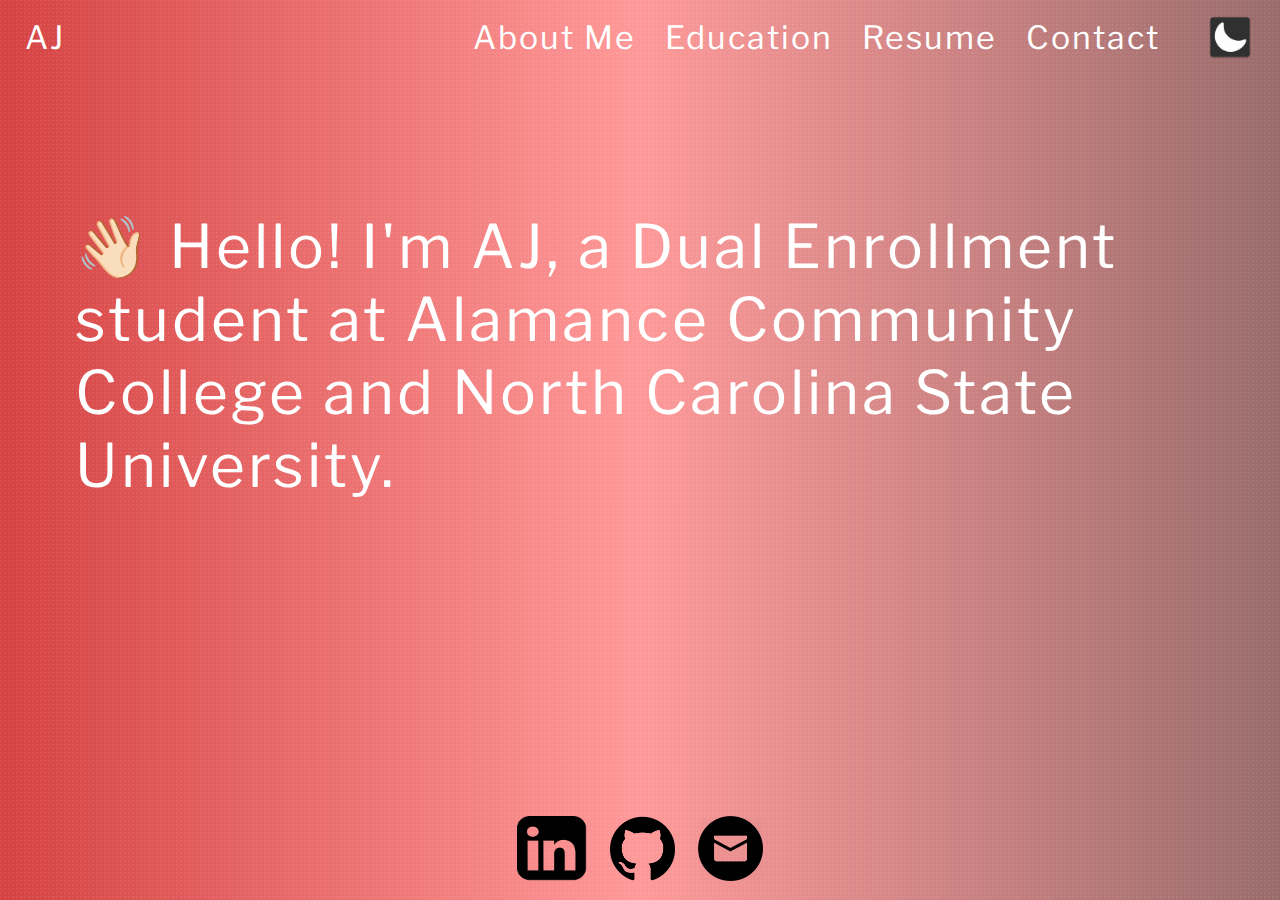
<file: index.html>
<!DOCTYPE html>
<html lang="en">

<head>
    <meta charset="UTF-8">
    <meta http-equiv="X-UA-Compatible" content="IE=edge">
    <meta name="viewport" content="width=device-width, initial-scale=1.0">
    <title>Main</title>
    <link rel="icon" type="image/x-icon" href="/Icons/login.png">
    <link rel="stylesheet" href="style.css">
    <script src="app.js"></script>
</head>

<body>

    <div class="error-msg">
        <p> Sorry, this Website is not Currently Optimized for Small Screens</p>
    </div>

    <div class="everything">
        <button id="theme-toggle">
            <img id="theme-icon" src="/Icons/5ea56758df7bd.png" alt="dark">
        </button>

        <div class="aj-task">
            <a href="about-me.html" class="link-container">AJ</a>
        </div>

        <div class="redirect-links">
            <a href="about-me.html" class="link-container">About Me</a>
            <a href="education.html" class="link-container">Education</a>
            <a href="https://drive.google.com/file/d/1YQpatU_juI5z0Gs0RuSl8CzYpuq5fwZj/view"  class="link-container">Resume</a>
            <a href="contact.html" class="link-container">Contact</a>
        </div>

        <div class="header" id="text-to-change">
            <span class="wave-hand">👋🏻</span> Hello! I'm AJ, a Dual Enrollment student at Alamance Community College
            and North Carolina State University.
        </div>

        <div class="socials">
            <a href="https://www.linkedin.com/in/alan-d-morris/" target="_blank">
                <img src="/Icons/new-linkedin-logo-white-black-png.png" width="70px" height="65px" alt="LinkedIn logo">
            </a>
            <a href="https://github.com/AJ-OS" target="_blank">
                <img src="/Icons/github.png " width="65px" height="65px" alt="GitHub logo">
            </a>
            <a href="mailto:morrisalan208@gmail.com">
                <img src="/Icons/mail3.jpeg" width="65px" height="65px" alt="Gmail">
            </a>
        </div>
    </div>


</body>

</html>
</file>
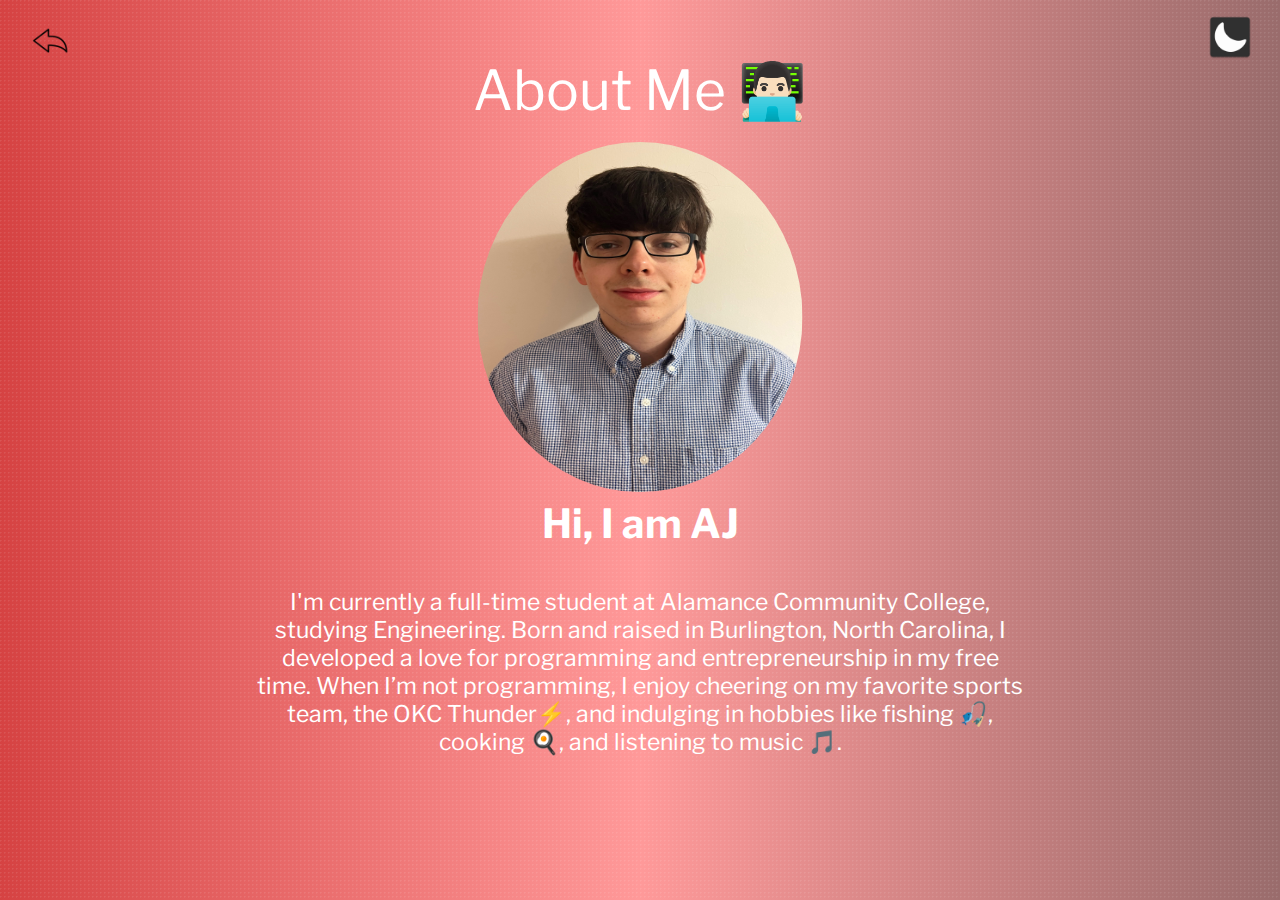
<file: about-me.html>
<!DOCTYPE html>
<html lang="en">

<head>
    <meta charset="UTF-8">
    <meta name="viewport" content="width=device-width, initial-scale=1.0">
    <title>About Me</title>
    <link rel="icon" type="image/x-icon" href="/Icons/information-button.png">
    <link rel="stylesheet" href="style.css">
    <script src="app.js"></script>
</head>

<body>


    <div class="return-but">
        <a href="index.html" class="link-return">
            <img id="button-return" src="/Icons/return-button-png-31.png" alt="return button" width="80" height="80">
        </a>
    </div>



    <div id="theme-toggle">
        <img id="theme-icon" src="/Icons/5ea56758df7bd.png" alt="dark">
    </div>

    <div class="my-pic">
        <img src="/Icons/selfie.jpeg" alt="selfie" class="profile-pic">
    </div>

    <div class="header-container">
        About Me 👨🏻‍💻
    </div>

    <div class="container">
        <div class="box">
            <h3>Hi, I am AJ</h3>
            <p>I'm currently a full-time student at Alamance Community College, studying Engineering. Born and raised in
                Burlington, North Carolina, I developed a love for programming and entrepreneurship in my free time.
                When I’m not programming, I enjoy cheering on my favorite sports team, the OKC Thunder⚡, and indulging
                in hobbies like fishing 🎣, cooking 🍳, and listening to music 🎵.</p>
        </div>
    </div>
</body>

</html>
</file>
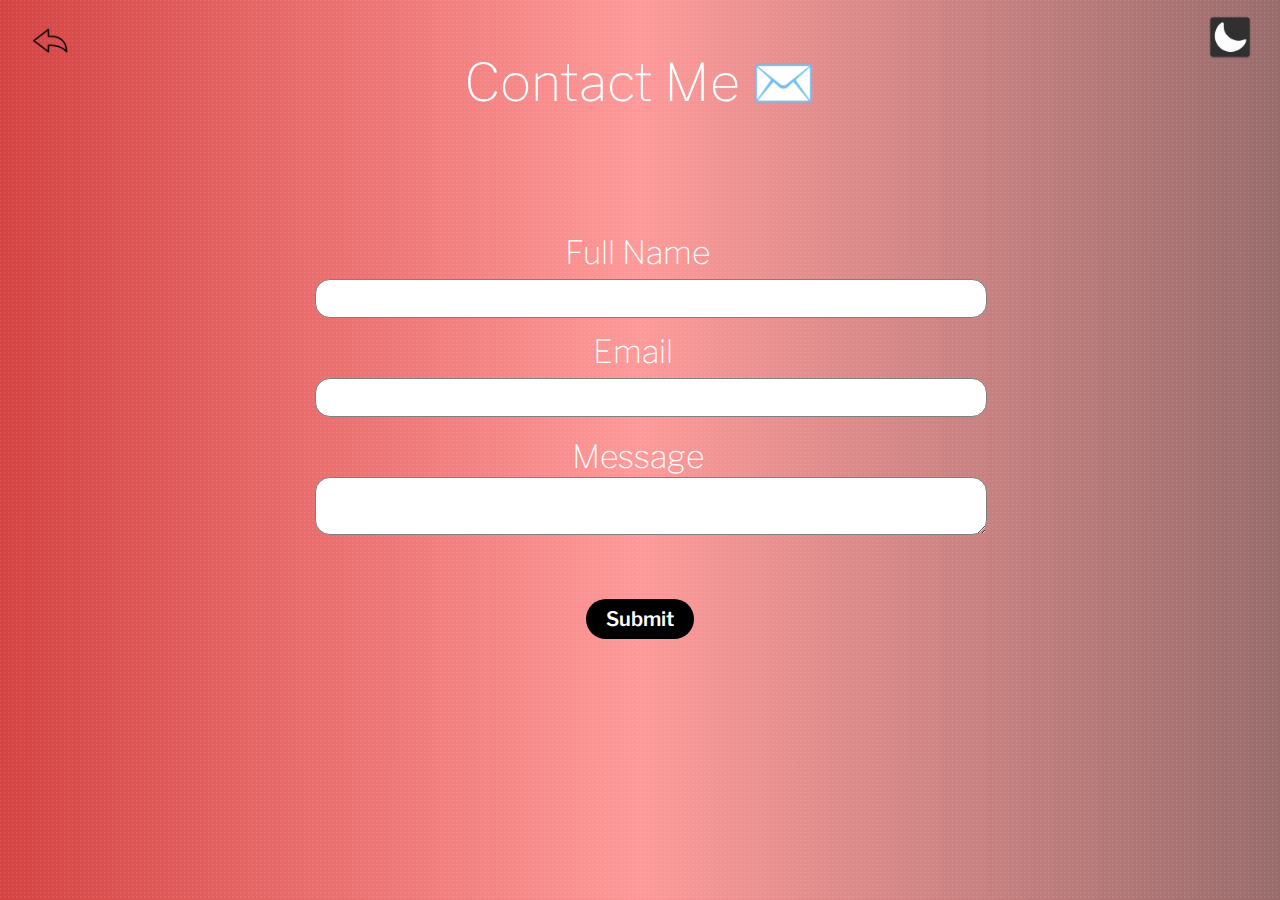
<file: contact.html>
<!DOCTYPE html>
<html lang="en">

<head>
    <meta charset="UTF-8">
    <meta name="viewport" content="width=device-width, initial-scale=1.0">
    <title>Contact</title>
    <link rel="icon" type="image/x-icon" href="/Icons/email-phone-icon.png">
    <link rel="stylesheet" href="style.css">
</head>

<body>
    <div class="return-but">
        <a href="index.html" class="link-return">
            <img id="button-return" src="/Icons/return-button-png-31.png" alt="return button" width="80" height="80">
        </a>
    </div>

    <div id="theme-toggle">
        <img id="theme-icon" src="/Icons/5ea56758df7bd.png" alt="dark">
    </div>

    <div class="container-text">
        <font size="6px"
            style="font-family: 'Libre Franklin', sans-serif; font-weight: 100; font-size: 52px; color: white; ">
            Contact Me ✉️
        </font>
    </div>
    <div class="sub-form">
        <form action="https://formsubmit.co/morrisalan208@gmail.com" method="POST">
            <div class="input-name">
                <input type="text" name="name" required style="font-size: 15px">
                <label for="name">
                    <font size="6px" style="font-family: 'Libre Franklin', sans-serif; font-weight: 100;">Full Name
                    </font>
                </label>
            </div>

            <div class="input-email">
                <input type="email" name="email" required style="font-size: 15px">
                <label for="email">
                    <font size="6px" style="font-family: 'Libre Franklin', sans-serif; font-weight: 100;">Email</font>
                </label>
            </div>

            <div class="input-message">
                <textarea name="message" required style="font-size: 15px"></textarea>
                <label for="message" class="center-label">
                    <font size="6px" style="font-family: 'Libre Franklin', sans-serif; font-weight: 100;">Message</font>
                </label>
            </div>

            <button class="button center-button" type="submit">Submit</button>
        </form>
    </div>
    <script src="app.js"></script>
</body>

</html>
</file>
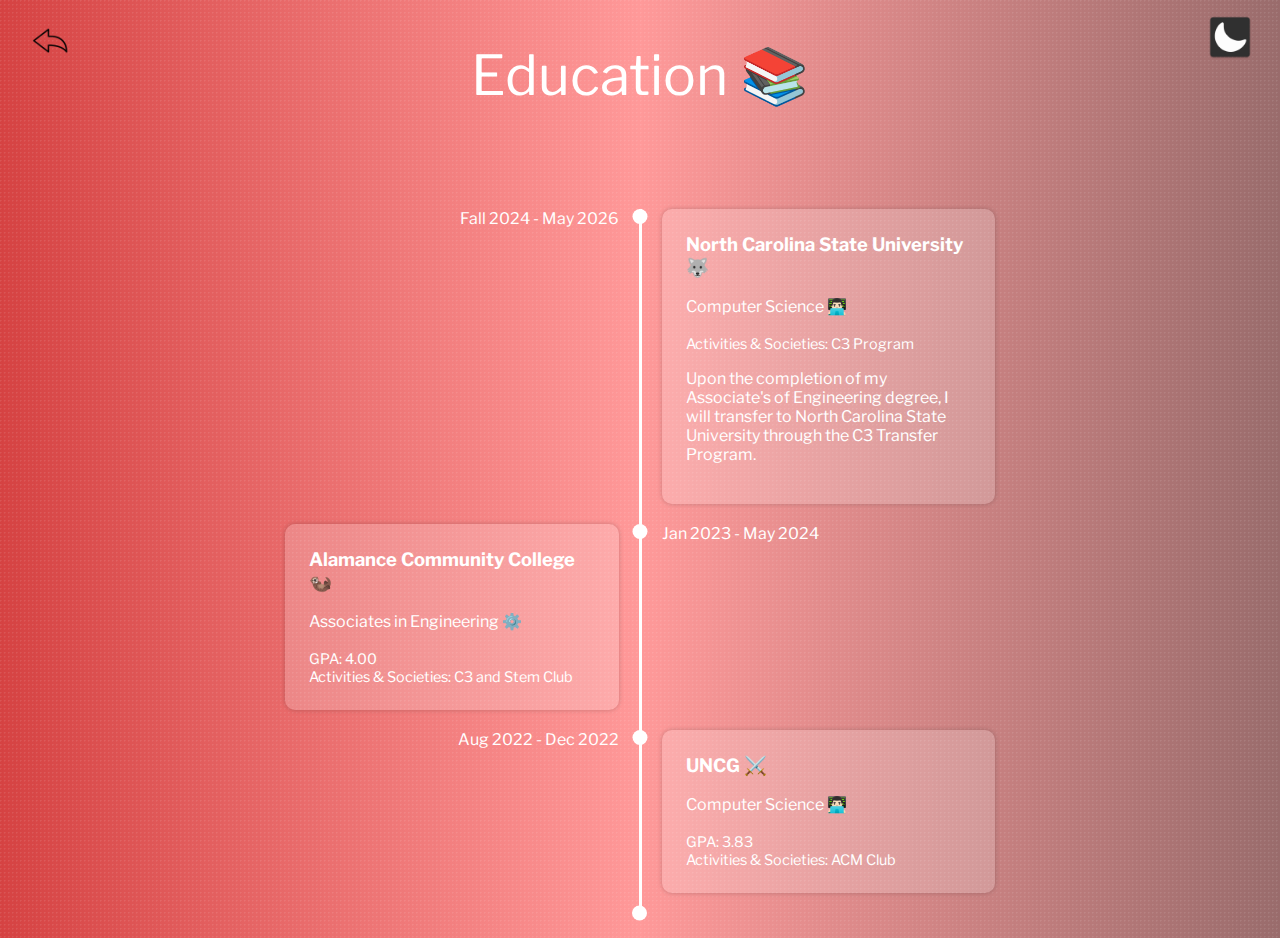
<file: education.html>
<!DOCTYPE html>
<html lang="en">

<head>
    <meta charset="UTF-8">
    <meta http-equiv="X-UA-Compatible" content="IE=edge">
    <meta name="viewport" content="width=device-width, initial-scale=1.0">
    <title>Education</title>
    <link rel="icon" type="image/x-icon" href="/Icons/education.png">
    <link rel="stylesheet" href="style-education.css">
    <link rel="stylesheet" href="style.css">
    <script src="app.js"></script>
</head>

<body>
    <div class="return-but">
        <a href="index.html" class="link-return">
            <img id="button-return" src="/Icons/return-button-png-31.png" alt="return button" width="80" height="80">
        </a>
    </div>
    <div id="theme-toggle">
        <img id="theme-icon" src="/Icons/5ea56758df7bd.png" alt="dark">
    </div>

    <div class="header-container">
        Education 📚
    </div>

    <div class="timeline">
        <div class="timeline__component">
            <div class="timeline__date timeline__date--right">Fall 2024 - May 2026</div>
        </div>
        <div class="timeline__middle">
            <div class="timeline__point"></div>
        </div>
        <div class="timeline__component timeline__component--bg">
            <h2 class="timeline__title">North Carolina State University 🐺</h2>
            <p class="timeline__paragraph">
                Computer Science 👨🏻‍💻
            </p>
            <p class="timeline__activity">Activities & Societies: C3 Program</p>
            <p>Upon the completion of my Associate's of Engineering degree, I will transfer to North Carolina
                State University through the C3 Transfer Program.</p>
        </div>
        <div class="timeline__component timeline__component--bg">
            <h2 class="timeline__title">Alamance Community College 🦦</h2>
            <p class="timeline__paragraph">
                Associates in Engineering ⚙️
            </p>
            <p class="timeline__activity">GPA: 4.00</p>
            <p class="timeline__activity">Activities & Societies: C3 and Stem Club</p>
        </div>
        <div class="timeline__middle">
            <div class="timeline__point"></div>
        </div>
        <div class="timeline__component">
            <div class="timeline__date">Jan 2023 - May 2024</div>
        </div>
        <div class="timeline__component">
            <div class="timeline__date timeline__date--right">Aug 2022 - Dec 2022</div>
        </div>
        <div class="timeline__middle">
            <div class="timeline__point"></div>
        </div>
        <div class="timeline__component timeline__component--bg">
            <h2 class="timeline__title">UNCG ⚔️</h2>
            <p class="timeline__paragraph">
                Computer Science 👨🏻‍💻
            </p>
            <p class="timeline__activity">GPA: 3.83</p>
            <p class="timeline__activity">Activities & Societies: ACM Club</p>
        </div>
        <div class="timeline__middle">
            <div class="timeline__point timeline__point--bottom"></div>
        </div>
    </div>
</body>

</html>
</file>
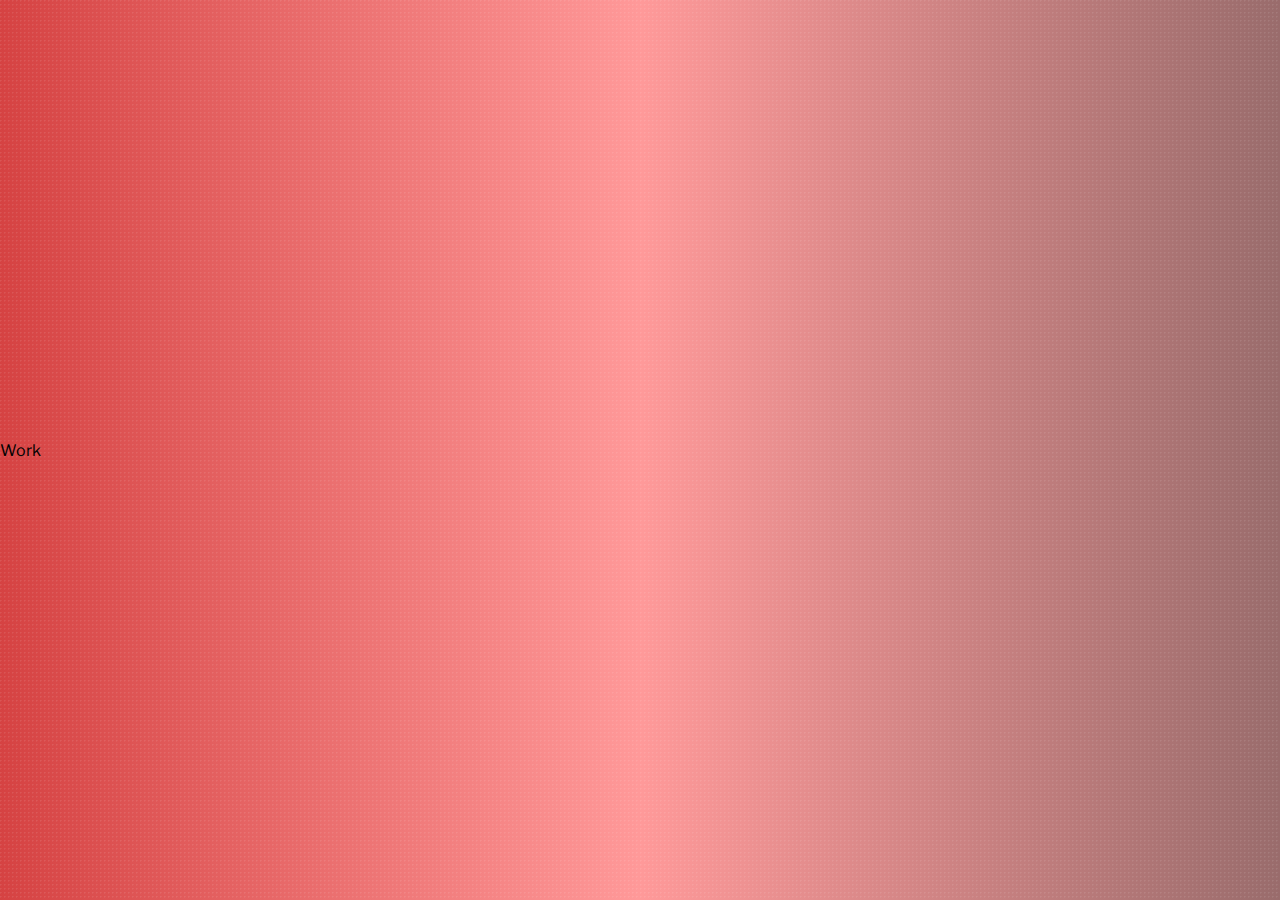
<file: work.html>
<!DOCTYPE html>
<html lang="en">
<head>
    <meta charset="UTF-8">
    <meta http-equiv="X-UA-Compatible" content="IE=edge">
    <meta name="viewport" content="width=device-width, initial-scale=1.0">
    <title>Work</title>
    <link rel="stylesheet" href="style.css">
</head>
<body>
    Work
</body>
</html>
</file>
<file: style.css>
@import url('https://fonts.googleapis.com/css2?family=Libre+Franklin:wght@100&display=swap');

/* Error displaying image on large screens */
@media screen and (max-width: 1920px) {
    img.profile-pic {
        margin-top: 165px;
    }
}

.error-msg {
    color: white;
    font-size: 50px;
    visibility: collapse;
    display: flex;
    text-align: center;
    margin-top: 250px;
}
/* Website is not optimized for small screens. Ex: Iphone/Ipad */
@media only screen and (max-width: 414px) {
    .everything {
        visibility: collapse;
    }

    .error-msg {
        visibility: visible;
    }


}


body {
    font-family: 'Libre Franklin', sans-serif;
    margin: 0;
    display: flex;
    justify-content: center;
    align-items: flex-start;
    flex-direction: column;
    height: 100vh;
    background-color: #f0f0f0;
    color: rgb(1, 1, 1);
    transition: background-color 0.5s ease;
    position: relative;
    background:
        radial-gradient(circle at 3% 3%, rgba(255, 255, 255, 0.1) 1px, transparent 2px),
        linear-gradient(90deg, rgba(203, 19, 19, 0.8), rgba(255, 0, 0, 0.4), rgba(128, 71, 71, 0.8));
    background-size: 4px 4px, cover;
}

.background-radial {
    background-image: radial-gradient(circle at 3% 3%, rgba(255, 255, 255, 0.1) 1px, transparent 2px);
    background-size: 4px 4px;
}

.background-linear {
    background-image: linear-gradient(90deg, rgba(203, 19, 19, 0.8), rgba(255, 0, 0, 0.4), rgba(128, 71, 71, 0.8));
    background-size: cover;
}

.night-theme {
    background-color: #333;
    color: #f0f0f0;
}

#theme-toggle {
    width: 50px;
    height: 50px;
    background: none;
    border: none;
    cursor: pointer;
    padding: 0;
    position: absolute;
    top: 12px;
    right: 10px;
    margin-right: 15px;
}

#theme-toggle img {
    width: 100%;
    height: 100%;
}

.redirect-links {
    position: absolute;
    top: 18px;
    right: 100px;
    font-size: 32px;
    letter-spacing: 2px;
    color: white;
}

.redirect-links a {
    color: white;
    text-decoration: none;
    margin-right: 20px;
}

.redirect-links a:hover {
    text-decoration: underline;
}

.link-container {
    text-decoration: none;
}

.night-theme .redirect-links {
    color: white;
}

.header {
    font-size: 60px;
    margin-top: -475px;
    margin-left: 75px;
    margin-right: auto;
    max-width: 1150px;
    letter-spacing: 3px;
    color: white;
}

.aj-task a {
    position: absolute;
    top: 18px;
    left: 25px;
    font-size: 32px;
    letter-spacing: 2px;
    text-decoration: none;
    color: white;
    transition: text-decoration 0.2s ease;
}

.aj-task a:hover {
    text-decoration: underline;
}


.header .wave-hand {
    display: inline-block;
    animation: wave 2s infinite;
}

@keyframes wave {

    0%,
    100% {
        transform: translateY(0);
    }

    50% {
        transform: translateY(-10px);
    }
}

form {
    width: 100%;
    max-width: 650px;
}

.sub-form {
    width: 100%;
    height: 85vh;
    display: flex;
    justify-content: center;
    align-items: center;
}

.input-name,
.input-email,
.input-message {
    position: relative;
    margin-bottom: 60px;
    text-align: center;
}

.input-email label {
    margin-top: -12px;
    color: white;
}

.input-name label {
    background-color: transparent;
    margin-left: -28px;
    margin-top: -12px;
    color: white;
}

.input-message label {
    background-color: transparent;
    margin-left: 50px;
    margin-top: -22px;
    color: white;
}

label {
    position: absolute;
    top: -18px;
    left: 42%;
    background-color: white;
    padding: 0 5px;
    font-size: 25px;
    color: rgb(4, 4, 4);
    margin: 0px;
    transform: translateX(-50%);
    transition: transform 0.2s ease-out, font-size 0.2s ease-out;
}

input {
    width: 100%;
    padding: 10px;
    border: 1px solid rgb(128, 128, 128);
    border-radius: 15px;
    font-size: 15px;
    transition: border-color 0.2s ease-out;
}

input:focus {
    outline: none;
    border-color: #007bff;
}

input:focus+label,
input:not(:placeholder-shown)+label {
    transform: translateY(-16px);
    font-size: 25px;
    background-color: rgba(255, 255, 255, 0);
    padding: 0 5px;
}

.button {
    align-items: center;
    background-color: #000000;
    border: 0;
    border-radius: 100px;
    box-sizing: border-box;
    color: #ffffff;
    cursor: pointer;
    display: inline-flex;
    font-family: 'Libre Franklin', sans-serif;
    font-size: 20px;
    font-weight: 600;
    justify-content: center;
    line-height: 20px;
    max-width: 480px;
    min-height: 40px;
    min-width: 0px;
    overflow: hidden;
    padding: 0px;
    padding-left: 20px;
    padding-right: 20px;
    text-align: center;
    touch-action: manipulation;
    transition: background-color 0.167s cubic-bezier(0.4, 0, 0.2, 1) 0s, box-shadow 0.167s cubic-bezier(0.4, 0, 0.2, 1) 0s, color 0.167s cubic-bezier(0.4, 0, 0.2, 1) 0s;
    user-select: none;
    -webkit-user-select: none;
    margin: 0;
    margin: 0 auto;
    margin-bottom: -20px;
}

.center-button {
    display: block;
    margin: 0 auto;
    text-align: center;
    margin-bottom: 75px;
}

.button:hover,
.button:focus {
    background-color: #077cf1;
    color: #ffffff;
}

.button:active {
    background: #077cf1;
    color: rgba(255, 255, 255, 0.7);
}

.button:disabled {
    cursor: not-allowed;
    background: rgba(0, 0, 0, 0.08);
    color: rgba(0, 0, 0, 0.3);
}

.socials {
    position: fixed;
    bottom: 15px;
    left: 50%;
    transform: translateX(-50%);
}

.socials a {
    display: inline-block;
    margin: 0 10px;
}

.socials img {
    border-radius: 0%;
}

.input-message textarea {
    width: 100%;
    padding: 10px;
    border: 1px solid rgb(128, 128, 128);
    border-radius: 15px;
    font-size: 15px;
    transition: border-color 0.2s ease-out;
    resize: vertical;
}

.email-text {
    font-size: 25px;
    position: fixed;
    left: 50px;
    color: white;
}

.container-text {
    margin: 0 auto;
    margin-top: 30px;
}

.top-container {
    color: white;
}

.header-container {
    font-size: 55px;
    color: white;
    font-family: 'Libre Franklin', sans-serif;
    margin: 0 auto;
    margin-top: 80px;
}

.box {
    width: 80%;
    margin-top: 40px;
    height: 50%;
    padding: 20px;
    float: left;
    text-align: center;
}

.container {
    display: flex;
    margin: 275px auto;
    justify-content: center;
    height: 100vh;
    width: 75%;
    font-size: 23px;
    font-family: 'Libre Franklin', sans-serif;
    color: white;
}


.box.right {
    float: right;
}

.container {
    display: flex;
    margin-bottom: 125px;
    justify-content: center;
    height: 100vh;
    width: 75%;
}


.profile-pic {
    display: block;
    border-radius: 50%;
    width: 325px;
    height: 350px;
    display: block;
    margin: 0 auto;
    margin-top: -100px;
    position: fixed;
    left: 50%;
    transform: translateX(-50%);
    z-index: 1;
}

h3 {
    font-size: 40px;
    font-family: 'Libre Franklin', sans-serif;
    color: white;
}

.return-but {
    position: absolute;
    top: 5px;
    left: 15px;
}

.return-but img {
    width: 70px;
    height: 70px;
}
</file>
<file: style-education.css>
@import url('https://fonts.googleapis.com/css2?family=Libre+Franklin:wght@100&display=swap');

body {
    background:
        radial-gradient(circle at 3% 3%, rgba(255, 255, 255, 0.1) 1px, transparent 2px),
        linear-gradient(90deg, rgba(203, 19, 19, 0.8), rgba(255, 0, 0, 0.4), rgba(128, 71, 71, 0.8));
    background-size: 4px 4px, cover;
    margin: 0;
    font-family: 'Libre Franklin', sans-serif;
}

.header-container {
    font-size: 38px;
    color: #ffffff;
    text-align: center;
    margin-top: 0;
}

.timeline {
    margin: 0 auto;
    margin-top: 75px;
    max-width: 750px;
    padding: 25px;
    display: grid;
    grid-template-columns: 1fr 3px 1fr;
    font-family: 'Libre Franklin', sans-serif;
    color: #ffffff;
}

.timeline__component {
    margin: 0 20px 20px 20px;
}

.timeline__component--bg {
    padding: 1.5em;
    background: rgba(255, 255, 255, 0.2);
    box-shadow: 0 0 5px rgba(0, 0, 0, 0.2);
    border-radius: 10px;
}

.timeline__middle {
    position: relative;
    background: #ffffff;
}

.timeline__point {
    position: absolute;
    top: 0;
    left: 50%;
    transform: translateX(-50%);
    width: 15px;
    height: 15px;
    background: #ffffff;
    border-radius: 50%;
}

.timeline__point--bottom {
    position: absolute;
    bottom: 0;
    left: 50%;
    transform: translateX(1200%) translateY(-50%);
    width: 15px;
    height: 15px;
    background: #ffffff;
    border-radius: 50%;
}

.timeline__date--right {
    text-align: right;
}

.timeline__title {
    margin: 0;
    font-size: 1.15em;
    font-weight: bold;
}

.timeline__paragraph {
    line-height: 1.5;
}

.timeline__activity {
    margin: 0;
    font-size: 0.9em;
}
</file>
